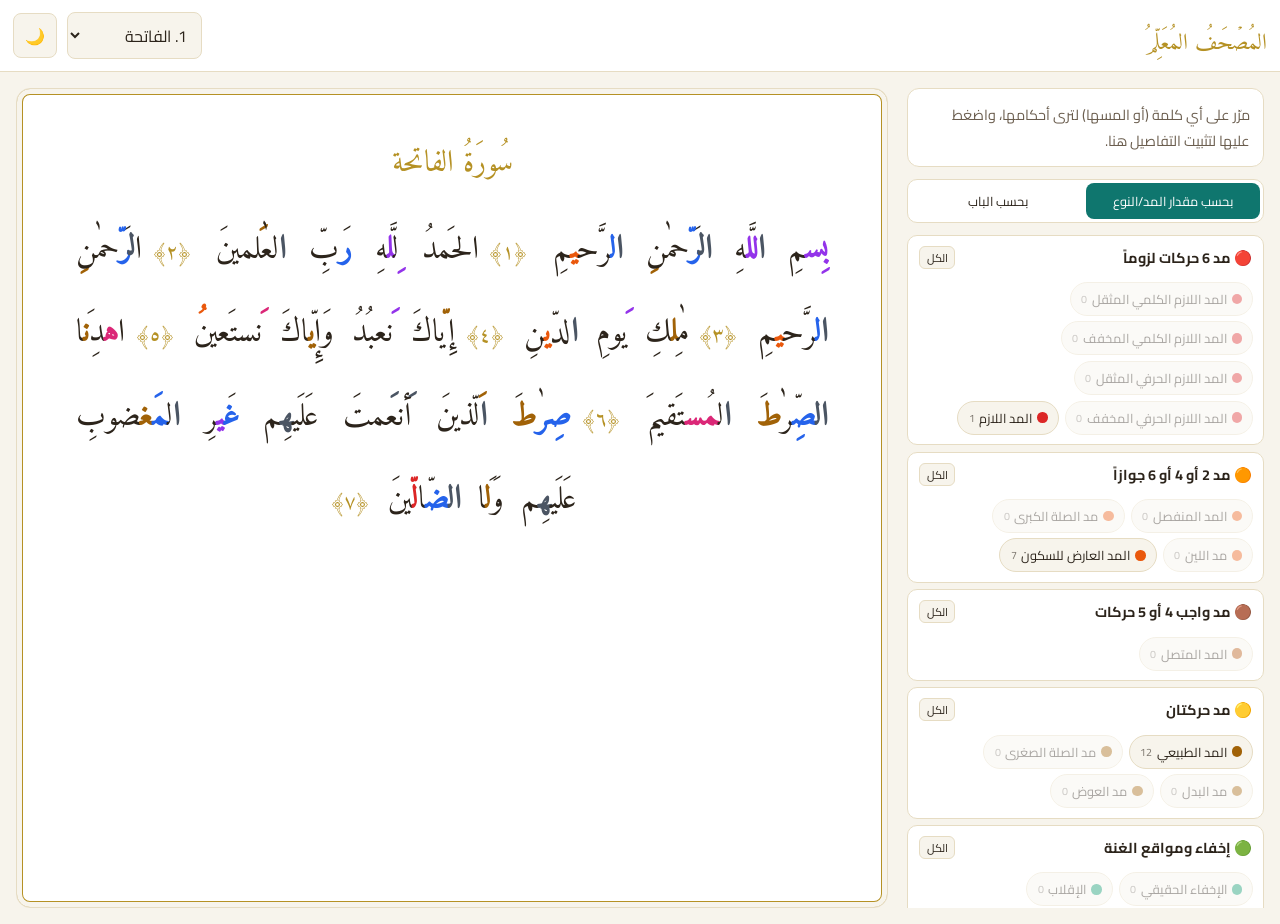
<file: index.html>
<!DOCTYPE html>
<html lang="ar" dir="rtl">
<head>
<meta charset="UTF-8">
<meta name="viewport" content="width=device-width, initial-scale=1, viewport-fit=cover">
<meta name="theme-color" content="#0f766e">
<title>المصحف المعلم التفاعلي لأحكام التجويد</title>
<link rel="preconnect" href="https://fonts.googleapis.com">
<link rel="preconnect" href="https://fonts.gstatic.com" crossorigin>
<link href="https://fonts.googleapis.com/css2?family=Amiri+Quran&family=Cairo:wght@400;600;700&display=swap" rel="stylesheet">
<link rel="stylesheet" href="./css/style.css">
<script>try{var t=localStorage.getItem('theme')||(matchMedia('(prefers-color-scheme:dark)').matches?'dark':'light');document.documentElement.dataset.theme=t}catch(e){}</script>
</head>
<body>
<header class="top">
  <h1>المُصۡحَفُ المُعَلِّمُ</h1>
  <select id="surahSel" aria-label="اختيار السورة"></select>
  <button id="panelBtn" class="icon only-m" aria-label="الأحكام">🎨 الأحكام</button>
  <button id="themeBtn" class="icon" aria-label="الوضع الليلي">🌙</button>
</header>
<main class="layout">
  <aside id="panel" class="panel">
    <div class="sheet-head only-m"><b>أحكام التجويد</b><button id="closePanel" class="icon">✕</button></div>
    <section id="detail" class="card detail"><p class="muted">مرّر على أي كلمة (أو المسها) لترى أحكامها، واضغط عليها لتثبيت التفاصيل هنا.</p></section>
    <div class="seg" role="tablist">
      <button data-mode="deg" class="on">بحسب مقدار المد/النوع</button>
      <button data-mode="bab">بحسب الباب</button>
    </div>
    <button id="clearBtn" class="clear" hidden>✕ إلغاء الفلتر وإظهار الكل</button>
    <section id="ruleInfo" class="card info" hidden></section>
    <div id="filters"></div>
  </aside>
  <section class="mushaf">
    <h2 id="surahTitle" class="surah-title"></h2>
    <div id="basmala" class="basmala" hidden>بِسۡمِ ٱللَّهِ ٱلرَّحۡمَٰنِ ٱلرَّحِيمِ</div>
    <div id="quran" class="quran" dir="rtl"></div>
  </section>
</main>
<div id="scrim" class="scrim" hidden></div>
<div id="tip" class="tip" hidden></div>
<script src="./js/app.js"></script>
</body>
</html>
</file>
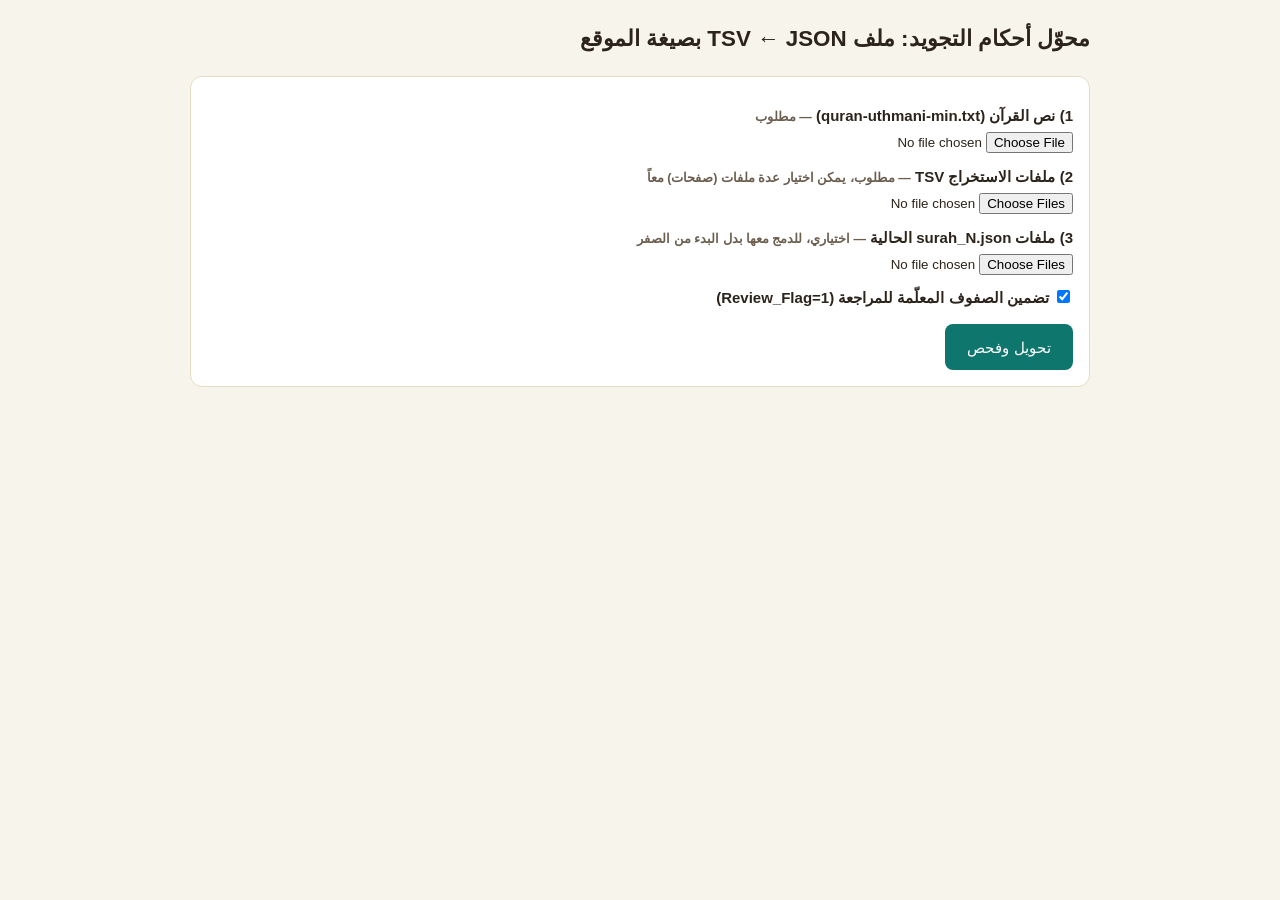
<file: data/Extraction-Rules/Convert.html>
<!DOCTYPE html>
<html lang="ar" dir="rtl">
<head>
<meta charset="UTF-8">
<meta name="viewport" content="width=device-width, initial-scale=1">
<title>محوّل أحكام التجويد (TSV ← JSON)</title>
<style>
:root{--bg:#f7f4ec;--s:#fff;--ink:#2c241b;--mu:#6b5e4f;--ln:#e6dcc3;--ac:#0f766e;--er:#b91c1c;--wr:#b45309}
@media(prefers-color-scheme:dark){:root{--bg:#12110f;--s:#1c1a17;--ink:#ece6d8;--mu:#a79d8a;--ln:#3a352c;--ac:#2dd4bf;--er:#f87171;--wr:#fbbf24}}
*{box-sizing:border-box}body{margin:0;background:var(--bg);color:var(--ink);font:15px/1.8 Cairo,Tahoma,sans-serif;padding:1rem}
main{max-width:900px;margin:auto}h1{font-size:1.4rem;margin:.2rem 0 1rem}
.card{background:var(--s);border:1px solid var(--ln);border-radius:12px;padding:1rem;margin-bottom:1rem}
label{display:block;font-weight:700;margin-top:.6rem}small,.mu{color:var(--mu)}
input[type=file]{display:block;width:100%;margin:.2rem 0}
button{background:var(--ac);color:#fff;border:0;border-radius:8px;padding:.6rem 1.4rem;font:inherit;cursor:pointer;margin-top:.8rem}
table{width:100%;border-collapse:collapse;font-size:.85rem}td,th{border:1px solid var(--ln);padding:.25rem .5rem;text-align:right;vertical-align:top}
.er{color:var(--er)}.wr{color:var(--wr)}.ok{color:var(--ac)}a.dl{display:inline-block;margin:.2rem .3rem;padding:.3rem .8rem;border:1px solid var(--ac);border-radius:8px;color:var(--ac);text-decoration:none}
.scroll{max-height:320px;overflow:auto}
</style>
</head>
<body><main>
<h1>محوّل أحكام التجويد: ملف TSV ← JSON بصيغة الموقع</h1>
<div class="card">
  <label>1) نص القرآن (quran-uthmani-min.txt) <small>— مطلوب</small></label><input type="file" id="fq" accept=".txt">
  <label>2) ملفات الاستخراج TSV <small>— مطلوب، يمكن اختيار عدة ملفات (صفحات) معاً</small></label><input type="file" id="ft" accept=".tsv,.txt,.csv" multiple>
  <label>3) ملفات surah_N.json الحالية <small>— اختياري، للدمج معها بدل البدء من الصفر</small></label><input type="file" id="fe" accept=".json" multiple>
  <label><input type="checkbox" id="cf" checked> تضمين الصفوف المعلّمة للمراجعة (Review_Flag=1)</label>
  <button id="go">تحويل وفحص</button>
</div>
<div id="out"></div>
</main>
<script>
// CORE START
const MARK=/[\u064B-\u065F\u0670\u06D6-\u06ED\u0640]/g;
const strip=s=>(s||'').replace(MARK,'');
const RULE_CODE={'المد اللازم الكلمي المثقل':'madd_lazim_kalimi_muthaqqal','المد اللازم الكلمي المخفف':'madd_lazim_kalimi_mukhaffaf','المد اللازم الحرفي المثقل':'madd_lazim_harfi_muthaqqal','المد اللازم الحرفي المخفف':'madd_lazim_harfi_mukhaffaf','المد المتصل':'madd_muttasil','المد المنفصل':'madd_munfasil','مد الصلة الكبرى':'madd_silah_kubra','المد العارض للسكون':'madd_ared','مد اللين':'madd_leen','المد الطبيعي':'madd_tabiee','مد الصلة الصغرى':'madd_silah_sughra','مد البدل':'madd_badal','مد العوض':'madd_iwad','الإخفاء الحقيقي':'ikhfa','الإخفاء الشفوي':'ikhfa_shafawi','غنة النون والميم المشددة':'ghunnah','الإقلاب':'iqlab','الإدغام بغنة':'idgham_ghunnah','الإدغام الشفوي':'idgham_shafawi','إدغام متماثل':'idgham_other','الإدغام بغير غنة':'idgham_no_ghunnah','الإظهار الحلقي':'idhar_halqi','الإظهار الشفوي':'idhar_shafawi','تفخيم الحروف المستعلية':'tafkheem_general','تفخيم اللام':'tafkheem_lam','تفخيم الراء':'tafkheem_ra','ترقيق الحروف':'tarqeeq_general','ترقيق اللام':'tarqeeq_lam','ترقيق الراء':'tarqeeq_ra','القلقلة الصغرى':'qalqalah_sughra','القلقلة الوسطى':'qalqalah_wusta','القلقلة الكبرى':'qalqalah_kubra','همس':'hamas','تكتب ولا تلفظ':'silent'};
const KNOWN=new Set([...Object.values(RULE_CODE),'qalqalah','madd_lazim']);
const ALIAS={idghaam_ghunnah:'idgham_ghunnah',idgham_bighunnah:'idgham_ghunnah',idghaam_no_ghunnah:'idgham_no_ghunnah',idgham_bila_ghunnah:'idgham_no_ghunnah',idghaam_shafawi:'idgham_shafawi',ikhfaa:'ikhfa',ikhfaa_shafawi:'ikhfa_shafawi',lam_shamsiya:'silent',lam_qamariya:null,tafkheem:'tafkheem_general',tarqeeq:'tarqeeq_general',idghaam_mutajanisayn:'idgham_other',idghaam_mutaqaribayn:'idgham_other',idgham_mutamathil:'idgham_other'};
function convert(quran,tsvs,existing,o){
  const words={};
  quran.split('\n').forEach(l=>{ if(!l.includes('|')||l[0]==='#')return;
    const [s,a,...t]=l.split('|'); let w=t.join('|').trim().split(/\s+/).filter(Boolean);
    if(+a===1&&+s!==1&&+s!==9) w=w.slice(4);   // حذف البسملة (4 كلمات)
    words[+s+':'+ +a]=w; });
  const acc={},errors=[],warns=[],uncls=[]; let total=0,ok=0,skipped=0;
  tsvs.forEach(({name,text})=>text.split('\n').forEach((line,i)=>{
    line=line.replace(/\r$/,''); if(!line.trim())return;
    const c=line.split('\t').map(x=>x.trim()); if(c[0]==='Page')return;
    const where=`${name}:${i+1}`; total++;
    const err=m=>errors.push({where,msg:m});
    if(c.length<8) return err('عدد الأعمدة أقل من المطلوب ('+c.length+') — هل الفاصل Tab؟');
    const S=+c[1],A=+c[2],W=+c[3],occ=+c[6]||1,rule=c[7],flag=c[10]==='1';
    if(!(S>0&&A>0&&W>0)) return err('رقم السورة/الآية/الكلمة غير صالح — هل كُتب اسم السورة بدل الرقم؟');
    if(rule.startsWith('غير_مصنف')) return uncls.push({where,key:`${S}:${A}:${W}`,rule,label:c[9]||''});
    const type=RULE_CODE[rule]; if(!type) return err('حكم غير موجود في القاموس: '+rule);
    if(flag&&!o.flagged){skipped++;return;}
    const ws=words[S+':'+A]; if(!ws) return err('الآية غير موجودة في نص القرآن');
    const tw=ws[W-1]; if(!tw) return err(`الكلمة رقم ${W} غير موجودة (الآية فيها ${ws.length} كلمة)`);
    if(c[4]!==tw){ if(strip(c[4])===strip(tw)) warns.push({where,msg:'اختلاف في التشكيل — اعتُمد نص الملف'}); else return err(`الكلمة المكتوبة (${c[4]}) ≠ كلمة النص (${tw})`); }
    const ch=Array.from(tw),L=Array.from(c[5]||'')[0]; let idx=-1,n=0;
    for(let k=0;k<ch.length;k++) if(ch[k]===L&&++n===occ){idx=k;break;}
    if(idx<0) return err(`الحرف (${L||'فارغ'}) رقم ${occ} غير موجود في الكلمة ${tw}`);
    if(c[8]&&ws[W]&&strip(c[8])!==strip(ws[W])) warns.push({where,msg:'Next_Word لا تطابق الكلمة التالية في النص'});
    (((acc[S]??={})[`${S}:${A}:${W}`]??={})[type]??=new Set()).add(idx); ok++;
  }));
  // الدمج مع الملفات الحالية + بناء الناتج
  const result={};
  Object.keys(acc).forEach(S=>{
    const words2=acc[S], ex=(existing&&existing[S])||{}, keys=new Set([...Object.keys(ex),...Object.keys(words2)]), obj={};
    [...keys].sort((x,y)=>{const a=x.split(':').map(Number),b=y.split(':').map(Number);return a[1]-b[1]||a[2]-b[2]}).forEach(k=>{
      const m={};
      (ex[k]||[]).forEach(r=>{ const t=r.type in ALIAS?ALIAS[r.type]:r.type; if(t&&KNOWN.has(t)) (m[t]??=new Set()), r.chars.forEach(x=>m[t]&&m[t].add(x)); });
      Object.entries(words2[k]||{}).forEach(([t,s])=>{(m[t]??=new Set()); s.forEach(x=>m[t].add(x));});
      if(Object.keys(m).some(t=>t.startsWith('qalqalah_'))) delete m.qalqalah;      // الدقيق يستبدل العام
      if(Object.keys(m).some(t=>t.startsWith('madd_lazim_'))) delete m.madd_lazim;
      const arr=Object.entries(m).filter(([,s])=>s.size).map(([type,s])=>({type,chars:[...s].sort((a,b)=>a-b)}));
      if(arr.length) obj[k]=arr;
    });
    result[S]=obj;
  });
  return {result,errors,warns,uncls,total,ok,skipped};
}
const fmt=o=>'{\n'+Object.entries(o).map(([k,v])=>`  "${k}": [\n`+v.map(r=>`    {"type": "${r.type}", "chars": [${r.chars.join(', ')}]}`).join(',\n')+'\n  ]').join(',\n')+'\n}\n';
// CORE END

const $=id=>document.getElementById(id), esc=s=>String(s).replace(/[&<>]/g,c=>({'&':'&amp;','<':'&lt;','>':'&gt;'}[c]));
const tbl=(rows,cls)=>rows.length?`<div class="scroll"><table><tr><th>الموضع (ملف:سطر)</th><th>التفصيل</th></tr>${rows.slice(0,300).map(r=>`<tr><td>${esc(r.where)}</td><td class="${cls}">${esc(r.msg||r.rule+' — '+r.label)}</td></tr>`).join('')}</table></div>${rows.length>300?'<p class="mu">… وأكثر من 300 (أُظهر أول 300)</p>':''}`:'<p class="mu">لا شيء</p>';
$('go').onclick=async()=>{
  const out=$('out');
  if(!$('fq').files[0]||!$('ft').files.length){out.innerHTML='<div class="card er">اختر ملف نص القرآن وملف TSV واحداً على الأقل.</div>';return;}
  const quran=await $('fq').files[0].text();
  const tsvs=await Promise.all([...$('ft').files].map(async f=>({name:f.name,text:await f.text()})));
  const existing={};
  for(const f of $('fe').files){const m=f.name.match(/(\d+)/); if(m){try{existing[+m[1]]=JSON.parse(await f.text())}catch{out.innerHTML=`<div class="card er">ملف JSON تالف: ${esc(f.name)}</div>`;return;}}}
  const r=convert(quran,tsvs,existing,{flagged:$('cf').checked});
  const links=Object.entries(r.result).map(([s,o])=>{const u=URL.createObjectURL(new Blob([fmt(o)],{type:'application/json'}));return `<a class="dl" href="${u}" download="surah_${s}.json">⬇ surah_${s}.json (${Object.keys(o).length} كلمة)</a>`}).join('');
  out.innerHTML=`<div class="card"><b>الملخص:</b> ${r.total} صف — <span class="ok">${r.ok} ناجح</span> — <span class="er">${r.errors.length} خطأ</span> — <span class="wr">${r.warns.length} تنبيه</span> — ${r.uncls.length} غير مصنف${r.skipped?` — ${r.skipped} معلّم متجاوَز`:''}
  <p>${links||'<span class="er">لا ملفات ناتجة (لا صفوف صالحة).</span>'}</p>
  ${r.errors.length?'<p class="er">⚠ الصفوف المرفوضة لم تدخل الـ JSON. صحّحها في ملف TSV وأعد التحويل.</p>':''}</div>
  <div class="card"><b class="er">أخطاء (${r.errors.length})</b>${tbl(r.errors,'er')}</div>
  <div class="card"><b>غير مصنف — لم يدخل الـ JSON (${r.uncls.length})</b>${tbl(r.uncls,'')}</div>
  <div class="card"><b class="wr">تنبيهات (${r.warns.length})</b>${tbl(r.warns,'wr')}</div>`;
};
</script>
</body></html>
</file>
<file: css/style.css>
:root{--bg:#f7f4ec;--surface:#fff;--ink:#2c241b;--muted:#6b5e4f;--line:#e6dcc3;--accent:#0f766e;--gold:#b59124;
--g-m6:#dc2626;--g-mj:#ea580c;--g-mw:#b45309;--g-m2:#a16207;--g-gh:#059669;--g-id:#4b5563;--g-tf:#2563eb;--g-tq:#9333ea;--g-ql:#0891b2;--g-hm:#db2777}
[data-theme=dark]{--bg:#12110f;--surface:#1c1a17;--ink:#ece6d8;--muted:#a79d8a;--line:#3a352c;--accent:#2dd4bf;--gold:#e7c873;
--g-m6:#f87171;--g-mj:#fb923c;--g-mw:#fbbf24;--g-m2:#facc15;--g-gh:#34d399;--g-id:#9ca3af;--g-tf:#60a5fa;--g-tq:#c084fc;--g-ql:#22d3ee;--g-hm:#f472b6}
*{box-sizing:border-box}html{-webkit-text-size-adjust:100%}
body{margin:0;background:var(--bg);color:var(--ink);font-family:Cairo,sans-serif;transition:background .2s,color .2s}
button,select{font:inherit;color:inherit}
.top{position:sticky;top:0;z-index:30;display:flex;align-items:center;gap:.6rem;padding:.5rem .8rem;padding-top:calc(.5rem + env(safe-area-inset-top));background:var(--surface);border-bottom:1px solid var(--line)}
.top h1{margin:0;font:400 1.4rem "Amiri Quran",serif;color:var(--gold);margin-inline-end:auto;white-space:nowrap}
#surahSel{background:var(--bg);border:1px solid var(--line);border-radius:8px;padding:.4rem .6rem;max-width:42vw;min-width:0}
.icon{background:var(--bg);border:1px solid var(--line);border-radius:8px;padding:.4rem .7rem;cursor:pointer}
.layout{display:grid;grid-template-columns:360px 1fr;gap:1rem;max-width:1400px;margin:0 auto;padding:1rem}
.panel{position:sticky;top:4.2rem;align-self:start;max-height:calc(100vh - 5rem);overflow:hidden;display:flex;flex-direction:column;gap:.7rem;padding-inline-end:.2rem}
.card{background:var(--surface);border:1px solid var(--line);border-radius:12px;padding:.8rem;font-size:.9rem;line-height:1.8}
.muted{color:var(--muted);margin:0}
#filters{flex:1;min-height:0;overflow:auto}
.detail,.info{flex:none;max-height:30vh;overflow:auto}
.info{border-inline-start:4px solid var(--accent)}
.why{font-size:.78rem;line-height:1.7;padding:0 0 .4rem}
.seg{display:flex;background:var(--surface);border:1px solid var(--line);border-radius:10px;padding:3px}
.seg button{flex:1;border:0;background:none;padding:.4rem;border-radius:8px;cursor:pointer;font-size:.8rem}
.seg .on{background:var(--accent);color:#fff}
.clear{background:none;border:1px dashed var(--accent);color:var(--accent);border-radius:8px;padding:.4rem;cursor:pointer}
details{background:var(--surface);border:1px solid var(--line);border-radius:10px;margin-bottom:.4rem}
summary{cursor:pointer;padding:.5rem .7rem;font-weight:700;font-size:.9rem;display:flex;gap:.5rem;align-items:center}
summary .all{margin-inline-start:auto;font-size:.7rem;font-weight:400;border:1px solid var(--line);border-radius:6px;padding:0 .4rem;background:var(--bg)}
.chips{display:flex;flex-wrap:wrap;gap:.35rem;padding:.2rem .6rem .6rem}
.chip{display:inline-flex;gap:.3rem;align-items:center;border:1px solid var(--line);background:var(--bg);border-radius:999px;padding:.25rem .65rem;font-size:.8rem;cursor:pointer}
.chip i{width:.65rem;height:.65rem;border-radius:50%;flex:none}
.chip small{opacity:.6}.chip.zero{opacity:.4}
.chip.on{background:var(--c);border-color:var(--c);color:#fff}.chip.on i{background:#fff!important}
.info h3{margin:0 0 .4rem;font-size:1rem}
.info dl{margin:0}.info dt{font-weight:700;font-size:.78rem;color:var(--muted);margin-top:.4rem}.info dd{margin:0}
.mushaf{background:var(--surface);border:1px solid var(--line);border-radius:14px;padding:1.2rem 1rem;box-shadow:inset 0 0 0 5px var(--bg),inset 0 0 0 6px var(--gold);min-height:70vh}
.surah-title{text-align:center;font:400 1.9rem "Amiri Quran",serif;color:var(--gold);margin:.5rem 0}
.basmala{text-align:center;font:400 1.8rem "Amiri Quran",serif;margin-bottom:.8rem}
.quran{max-width:760px;margin:auto;font:400 2rem/2.6 "Amiri Quran",serif;text-align:justify;text-align-last:center;user-select:none}
.w{display:inline-block;padding:0 3px;border-radius:6px;cursor:pointer;margin:0 1px}
.w:hover,.w.sel{background:color-mix(in srgb,var(--gold) 20%,transparent)}
.tc{font-weight:700}
.filtering .tc:not(.on){color:inherit!important;font-weight:400}
.filtering .w.dim{opacity:.28}
.ayah{color:var(--gold);font-size:1.3rem;margin:0 .3rem}
.detail .word{font:400 2.2rem "Amiri Quran",serif;text-align:center}
.row{display:flex;align-items:center;gap:.5rem;padding:.3rem 0;border-top:1px dashed var(--line)}
.row .lt{font:400 1.6rem/1.4 "Amiri Quran",serif;min-width:2.2rem;text-align:center;border-radius:8px;border:2px solid var(--c);color:var(--c)}
.row .ar{color:var(--c);font-size:1.1rem}
.row b{color:var(--c)}.row button{margin-inline-start:auto;font-size:.7rem;border:1px solid var(--line);background:var(--bg);border-radius:6px;cursor:pointer;padding:.1rem .4rem}
.tip{position:fixed;z-index:50;background:var(--surface);border:1px solid var(--gold);border-radius:12px;padding:.5rem .8rem;box-shadow:0 8px 24px #0004;pointer-events:none;max-width:min(320px,92vw);font-size:.85rem}
.tip .word{font:400 1.7rem "Amiri Quran",serif;text-align:center;line-height:1.8}
.tip .none{color:var(--muted);text-align:center}
.scrim{position:fixed;inset:0;background:#0007;z-index:39}
.only-m{display:none}
@media(max-width:900px){
 .only-m{display:inline-block}.sheet-head.only-m{display:flex}
 .layout{grid-template-columns:1fr;padding:.5rem}
 .quran{font-size:1.65rem}
 .panel{position:fixed;inset:auto 0 0 0;top:auto;z-index:40;max-height:78vh;background:var(--bg);border-radius:18px 18px 0 0;padding:.8rem;padding-bottom:calc(.8rem + env(safe-area-inset-bottom));transform:translateY(105%);transition:transform .25s;box-shadow:0 -8px 30px #0005}
 .panel.open{transform:none}
 .sheet-head{justify-content:space-between;align-items:center}
 #surahSel{max-width:36vw}.top h1{font-size:1.1rem}
}
</file>
